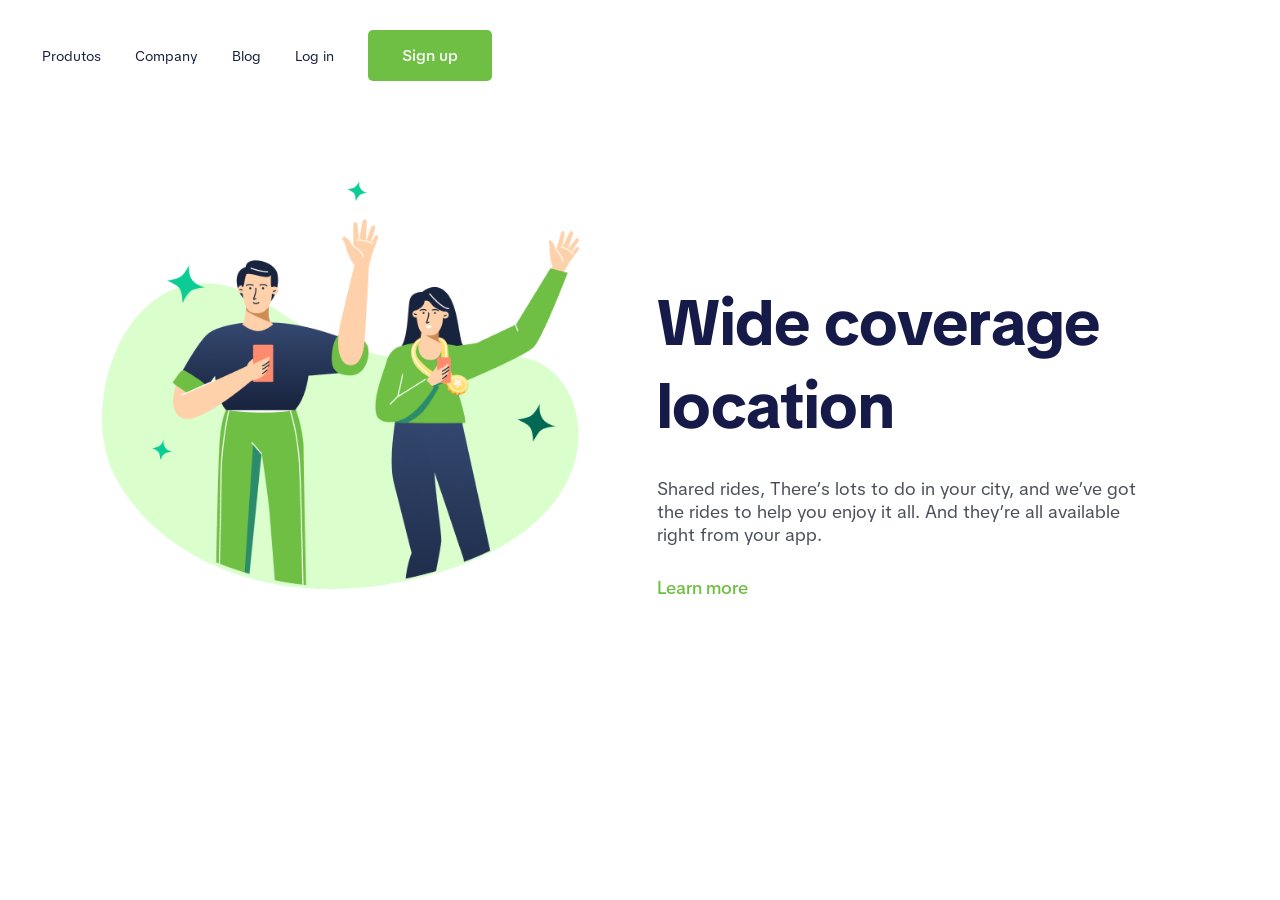
<file: index.html>
<!DOCTYPE html>
<html lang="pt-br">
<head>
    <meta charset="UTF-8">
    <meta name="viewport" content="width=device-width, initial-scale=1.0">
    <link rel="stylesheet" href="styles.css">
    <title>Desafio de Responsividade</title>
</head>
<body>
    <nav>
        <a href="#">Produtos</a>
        <a href="#">Company</a>
        <a href="#">Blog</a>
        <a href="#">Log in</a>
        <button>Sign up</button>
    </nav>
    
    <div class="img">
        <img src="positive.png" alt="positive-logo">
    </div>

    <section>
        <h1>Wide coverage location</h1>
        <p>Shared rides, There’s lots to do in your city, and we’ve got the rides to help you enjoy it all. And they’re all available right from your app.</p>
        <a class="link" href="#">Learn more</a>
    </section>
</body>
</html>
</file>
<file: styles.css>
@charset "UTF-8";

@import url('https://fonts.googleapis.com/css2?family=TikTok+Sans:opsz,wght@12..36,300..900&display=swap');

* {
    margin: 0;
    padding: 0;
    box-sizing: border-box;
    font-family: "TikTok Sans", sans-serif;
}

body {
    width: 100vw;
}

nav {
    margin: 30px 0 0 42px;
}

nav a {
    text-decoration: none;
    font-size: 14px;
    font-weight: 400;
    color: #17233E;
    margin-right: 30px;
}

nav button {
    font-size: 16px;
    font-weight: 500;
    width: 124px;
    height: 51px;
    background-color: #6FBF44;
    color: white;
    border: none;
    border-radius: 5px;
    cursor: pointer;
}

.img {
    display: inline-block;
    width: 38vw;
    height: auto;
    margin: 100px 5vw 0 8vw;
}

img {
    width: 100%;
}

section {
    display: inline-block;
    width: 500px;
    vertical-align: top;
    margin: 200px 0 0 0;
}

h1 {
    font-size: 4vw;
    font-weight: 700;
    width: 582px;
    color: #161A49;
    margin-bottom: 50px;
}

p {
    font-size: 18px;
    font-weight: 400;
    width: 493px;
    color: #4B505A;
    margin-bottom: 50px;
}

a.link {
    display: block;
    text-decoration: none;
    font-size: 18px;
    font-weight: 500;
    color: #6FBF44;
}

@media screen and (max-width: 1340px) {
    h1 {
        font-size: 5vw;
        margin-bottom: 30px;
    }

    p {
        margin-bottom: 30px;
    }
}

@media screen and (max-width: 1200px) {
    .img {
        margin: 180px 4vw 0 6vw;
    }

    section {
        margin: 250px 0 0 0;
    }

    h1 {
        margin-bottom: 18px;
    }

    p {
        width: 400px;
        margin-bottom: 18px;
    }
}

@media screen and (max-width: 1100px) {
    h1 {
        width: 400px;
    }

    p {
        font-size: 16px;
    }
}

@media screen and (max-width: 970px) {
    nav {
        display: none;
    }

    h1 {
        width: auto;
        font-size: 50px;
        text-align: center;
    }

    p {
        width: auto;
        font-size: 18px;
        text-align: justify;
    }

    .img {
        display: block;
        width: 420px;
        position: absolute;
        top: 48%;
        left: 24%;
        margin: 0;
    }

    section {
        display: block;
        margin: 60px auto 0;
    }

    .link {
        text-align: center;
    }
}

@media screen and (max-width: 700px) {
    .img {
        width: 400px;
        left: 20%;
    }
}

@media screen and (max-width: 600px) {
    .img {
        width: 390px;
        left: 16%;
    }
}

@media screen and (max-width: 550px) {
    .img {
        width: 380px;
        left: 12%;
    }

    p {
        margin-inline: 20px;
    }
}

@media screen and (max-width: 500px) {
    h1 {
        width: auto;
        font-size: 48px;
        text-align: center;
    }

    p {
        font-size: 16px;
        margin-inline: 20px;
    }

    .img {
        width: 370px;
        left: 10%;
    }

    section {
        width: auto;
        margin: 40px auto 0;
    }
}

@media screen and (max-width: 400px) {
    h1 {
        font-size: 46px;
        text-align: center;
    }

    p {
        width: auto;
        margin-inline: 20px;
    }

    .img {
        width: 330px;
        left: 10%;
    }

    section {
        margin: 40px auto 0;
    }
}

@media screen and (max-width: 300px) {
    .img {
        width: 370px;
        left: 10%;
    }

    section {
        margin: 40px auto 0;
    }
}
</file>
<file: desfioresponsivo1.css>
@charset "UTF-8";

@import url('https://fonts.googleapis.com/css2?family=TikTok+Sans:opsz,wght@12..36,300..900&display=swap');

* {
    margin: 0;
    padding: 0;
    box-sizing: border-box;
    font-family: "TikTok Sans", sans-serif;
}

body {
    width: 100vw;
}

nav {
    margin: 30px 0 0 42px;
}

nav a {
    text-decoration: none;
    font-size: 14px;
    font-weight: 400;
    color: #17233E;
    margin-right: 30px;
}

nav button {
    font-size: 16px;
    font-weight: 500;
    width: 124px;
    height: 51px;
    background-color: #6FBF44;
    color: white;
    border: none;
    border-radius: 5px;
    cursor: pointer;
}

.img {
    display: inline-block;
    width: 38vw;
    height: auto;
    margin: 100px 5vw 0 8vw;
}

img {
    width: 100%;
}

section {
    display: inline-block;
    width: 500px;
    vertical-align: top;
    margin: 200px 0 0 0;
}

h1 {
    font-size: 4vw;
    font-weight: 700;
    width: 582px;
    color: #161A49;
    margin-bottom: 50px;
}

p {
    font-size: 18px;
    font-weight: 400;
    width: 493px;
    color: #4B505A;
    margin-bottom: 50px;
}

a.link {
    display: block;
    text-decoration: none;
    font-size: 18px;
    font-weight: 500;
    color: #6FBF44;
}

@media screen and (max-width: 1340px) {
    h1 {
        font-size: 5vw;
        margin-bottom: 30px;
    }

    p {
        margin-bottom: 30px;
    }
}

@media screen and (max-width: 1200px) {
    .img {
        margin: 180px 4vw 0 6vw;
    }

    section {
        margin: 250px 0 0 0;
    }

    h1 {
        margin-bottom: 18px;
    }

    p {
        width: 400px;
        margin-bottom: 18px;
    }
}

@media screen and (max-width: 1100px) {
    h1 {
        width: 400px;
    }

    p {
        font-size: 16px;
    }
}

@media screen and (max-width: 970px) {
    nav {
        display: none;
    }

    h1 {
        width: auto;
        font-size: 50px;
        text-align: center;
    }

    p {
        width: auto;
        font-size: 18px;
        text-align: justify;
    }

    .img {
        display: block;
        width: 420px;
        position: absolute;
        top: 48%;
        left: 24%;
        margin: 0;
    }

    section {
        display: block;
        margin: 60px auto 0;
    }

    .link {
        text-align: center;
    }
}

@media screen and (max-width: 700px) {
    .img {
        width: 400px;
        left: 20%;
    }
}

@media screen and (max-width: 600px) {
    .img {
        width: 390px;
        left: 16%;
    }
}

@media screen and (max-width: 550px) {
    .img {
        width: 380px;
        left: 12%;
    }

    p {
        margin-inline: 20px;
    }
}

@media screen and (max-width: 500px) {
    h1 {
        width: auto;
        font-size: 48px;
        text-align: center;
    }

    p {
        font-size: 16px;
        margin-inline: 20px;
    }

    .img {
        width: 370px;
        left: 10%;
    }

    section {
        width: auto;
        margin: 40px auto 0;
    }
}

@media screen and (max-width: 400px) {
    h1 {
        font-size: 46px;
        text-align: center;
    }

    p {
        width: auto;
        margin-inline: 20px;
    }

    .img {
        width: 330px;
        left: 10%;
    }

    section {
        margin: 40px auto 0;
    }
}

@media screen and (max-width: 300px) {
    .img {
        width: 370px;
        left: 10%;
    }

    section {
        margin: 40px auto 0;
    }
}
</file>
